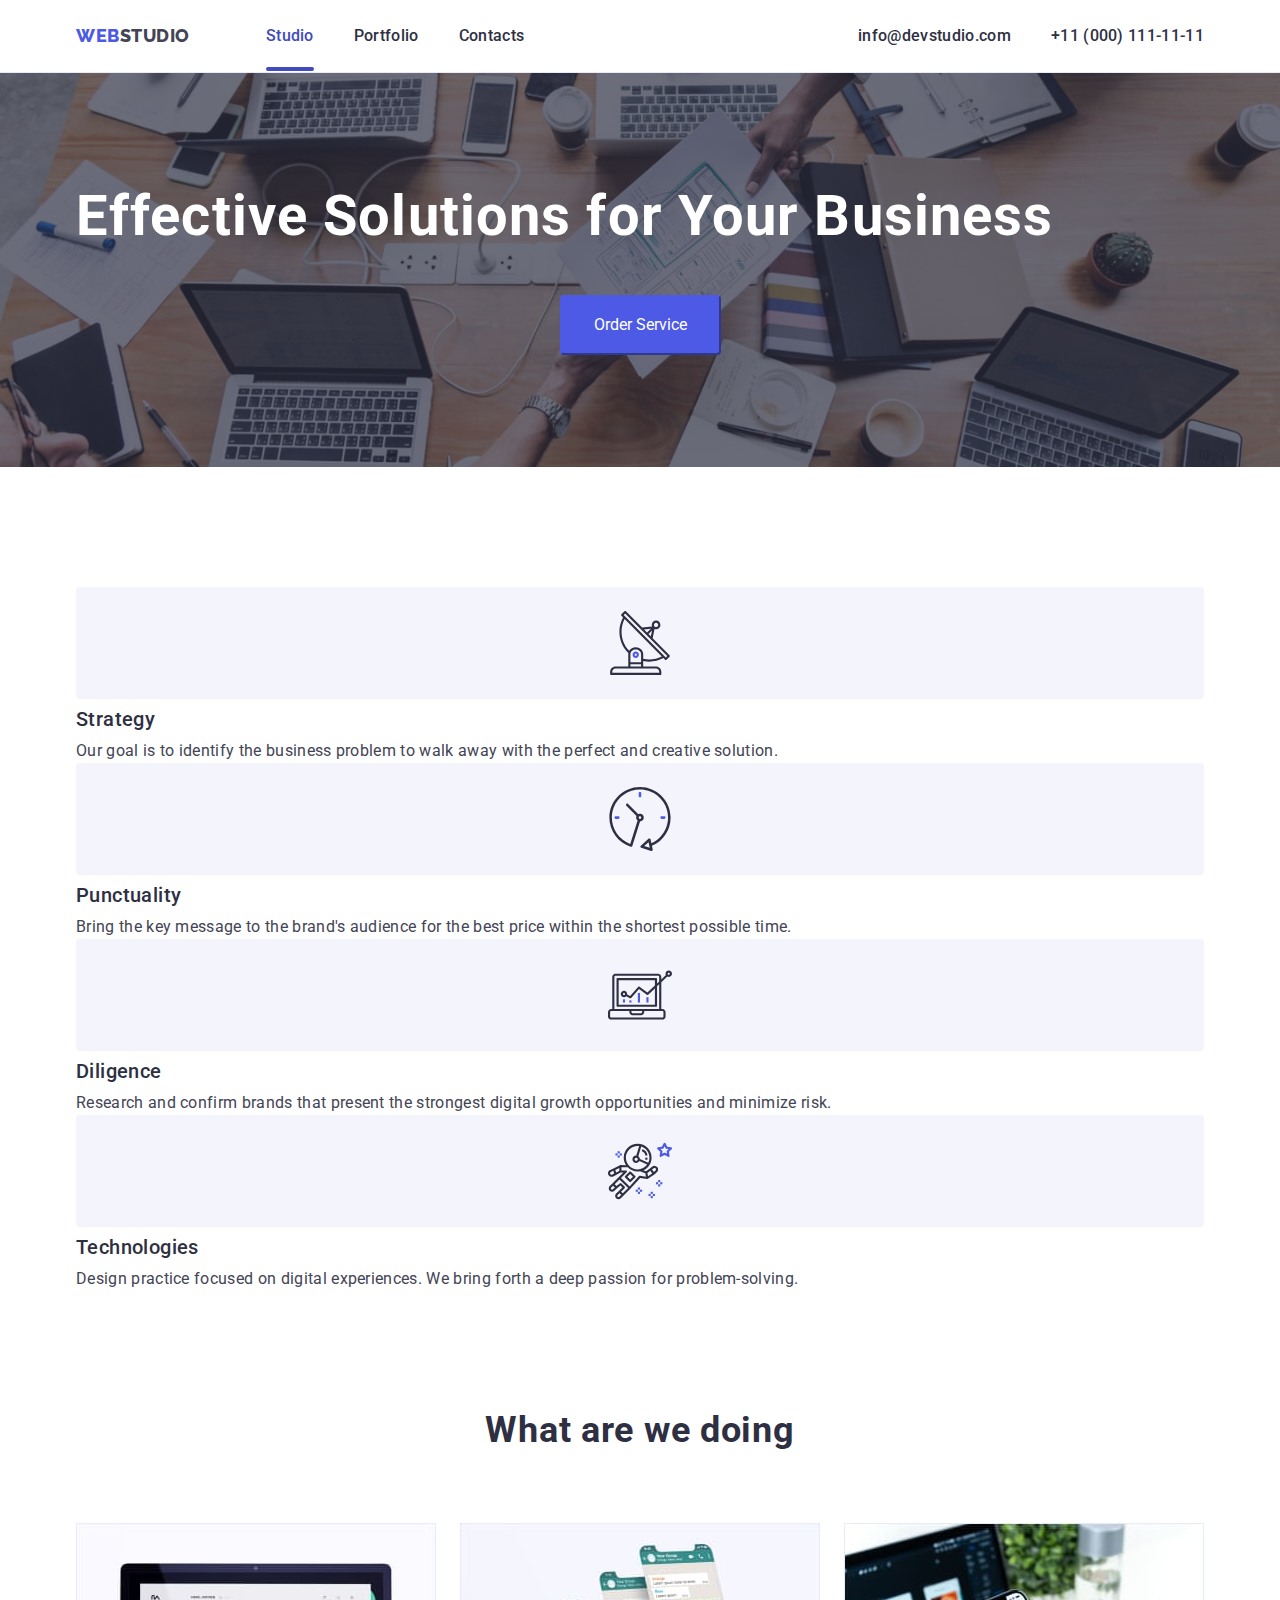
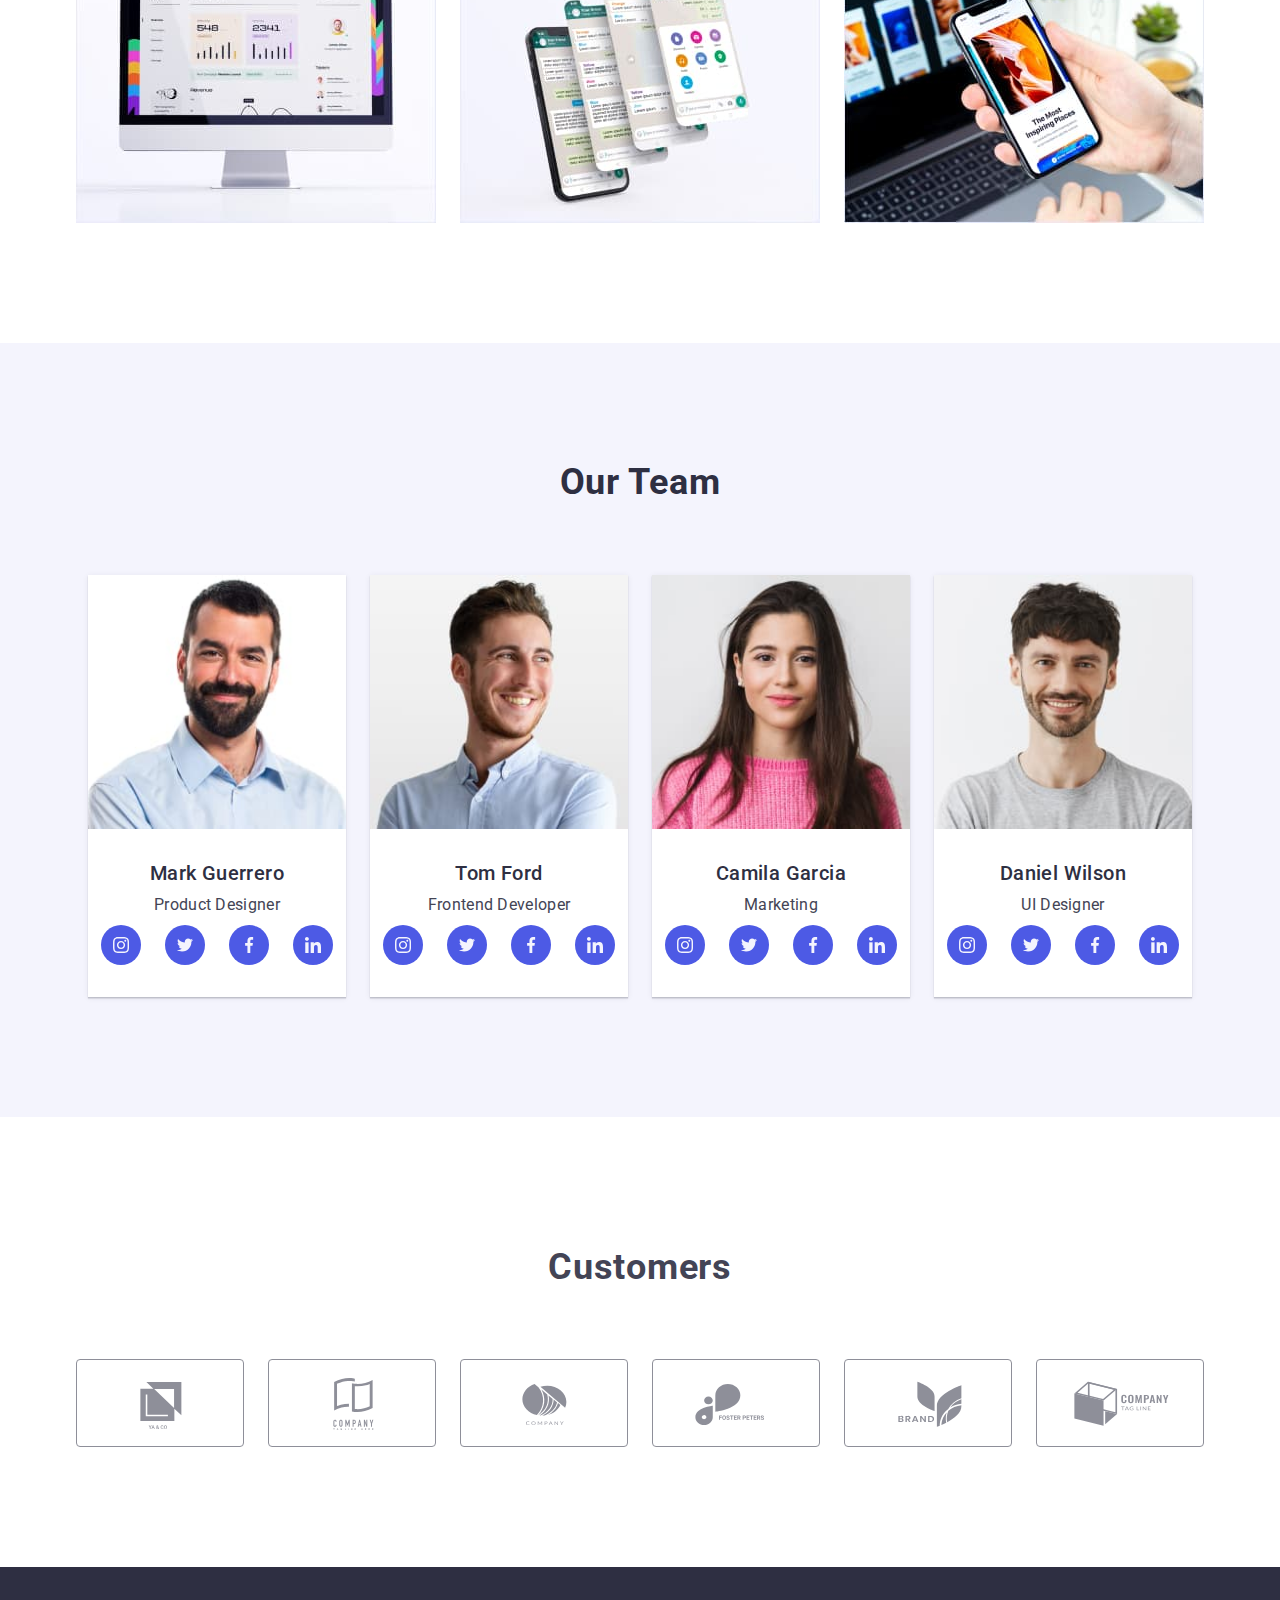
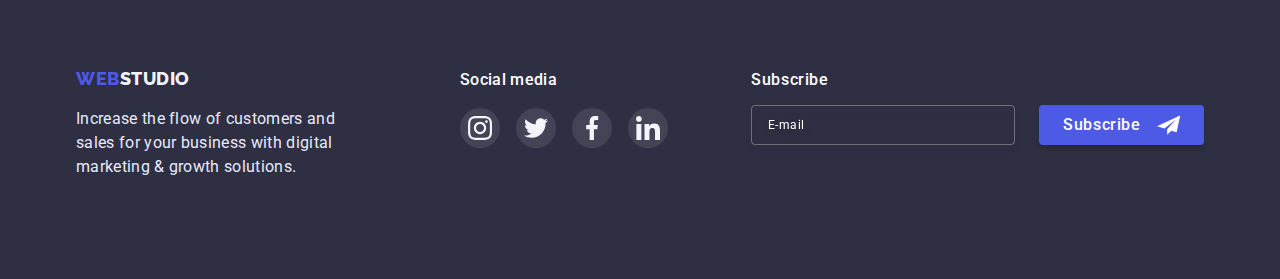
<file: index.html>
<!DOCTYPE html>
<html lang="en">
  <head>
    <meta charset="UTF-8" />
    <meta http-equiv="X-UA-Compatible" content="IE=edge" />
    <meta name="viewport" content="width=device-width, initial-scale=1.0" />
    <link rel="preconnect" href="https://fonts.googleapis.com" />
    <link rel="preconnect" href="https://fonts.gstatic.com" crossorigin />
    <link
      href="https://fonts.googleapis.com/css2?family=Montserrat:wght@400;500;600;700&family=Raleway:wght@800&family=Roboto:wght@400;500;700&display=swap"
      rel="stylesheet"
    />

    <link
      rel="stylesheet"
      href="https://cdnjs.cloudflare.com/ajax/libs/modern-normalize/1.0.0/modern-normalize.min.css"
    />
    <link rel="stylesheet" href="./styles/styles.css" />
    <link rel="stylesheet" href="./styles/mobile.css" />
    <link rel="stylesheet" href="./styles/tablet.css" />
    <link rel="stylesheet" href="./styles/desktop.css" />
    <title>WebStudio</title>
  </head>
  <body>
    <header class="header">
      <div class="container header-container">
        <nav class="header-navigation">
          <a href="./index.html" class="logo link"
            >Web<span class="logo-S">Studio</span></a
          >
          <ul class="site-nav">
            <li class="site-nav-item">
              <a href="./index.html" class="site-nav-list link active"
                >Studio</a
              >
            </li>
            <li class="site-nav-item">
              <a href="./portfolio.html" class="site-nav-list link"
                >Portfolio</a
              >
            </li>
            <li class="site-nav-item">
              <a href="" class="site-nav-list link">Contacts</a>
            </li>
          </ul>
        </nav>
        <address class="auth-nav">
          <ul class="auth-nav list">
            <li class="auth-nav-item">
              <a href="" class="auth-nav-link link">info@devstudio.com</a>
            </li>
            <li class="auth-nav-item">
              <a href="" class="auth-nav-link link">+11 (000) 111-11-11</a>
            </li>
          </ul>
        </address>
      </div>
    </header>
    <main>
      <section class="hero hero-section">
        <div class="container">
          <h1 class="hero-title">Effective Solutions for Your Business</h1>

          <button type="button" data-modal-open class="hero-button">
            Order Service
          </button>
        </div>
      </section>
      <section class="directions">
        <div class="container">
          <h2 class="visually-hidden">directions</h2>
          <ul class="directions-list-list">
            <li class="directions-item">
              <div class="directions-link link">
                <svg class="directions-icon" width="64" height="64">
                  <use href="./images/sprite.svg#icon-antenna"></use>
                </svg>
              </div>
              <h3 class="directions-subtitle section-subtitle">Strategy</h3>
              <p class="directions-item-text section-text">
                Our goal is to identify the business problem to walk away with
                the perfect and creative solution.
              </p>
            </li>
            <li class="directions-item">
              <div class="directions-link link">
                <svg class="directions-icon" width="64" height="64">
                  <use href="./images/sprite.svg#icon-clock"></use>
                </svg>
              </div>
              <h3 class="directions-subtitle section-subtitle">Punctuality</h3>
              <p class="directions-item-text section-text">
                Bring the key message to the brand's audience for the best price
                within the shortest possible time.
              </p>
            </li>
            <li class="directions-item">
              <div class="directions-link link">
                <svg class="directions-icon" width="64" height="64">
                  <use href="./images/sprite.svg#icon-diagram"></use>
                </svg>
              </div>
              <h3 class="directions-subtitle section-subtitle">Diligence</h3>
              <p class="directions-item-text section-text">
                Research and confirm brands that present the strongest digital
                growth opportunities and minimize risk.
              </p>
            </li>
            <li class="directions-item">
              <div class="directions-link link">
                <svg class="directions-icon" width="64" height="64">
                  <use href="./images/sprite.svg#icon-astronaut"></use>
                </svg>
              </div>
              <h3 class="directions-subtitle section-subtitle">Technologies</h3>
              <p class="directions-item-text section-text">
                Design practice focused on digital experiences. We bring forth a
                deep passion for problem-solving.
              </p>
            </li>
          </ul>
        </div>
      </section>
      <section class="doing">
        <div class="container container-mini container-desktop-mini">
          <h2 class="doing-title section-title">What are we doing</h2>
          <ul class="doing-list-list">
            <li class="doing-item">
              <img
                src="./images/monitor.jpg"
                alt="monitor"
                width="360"
                height="300"
              />
            </li>
            <li class="doing-item">
              <img
                src="./images/smartphone.jpg"
                alt="smartphone"
                width="360"
                height="300"
              />
            </li>
            <li class="doing-item">
              <img
                src="./images/laptop.jpg"
                alt="laptop"
                width="360"
                height="300"
              />
            </li>
          </ul>
        </div>
      </section>
      <section class="team">
        <div class="container">
          <h2 class="team-title section-title">Our Team</h2>
          <ul class="team-list list">
            <li class="main-team-item">
              <img
                src="./images/Guerrero.jpg"
                alt="Guerrero"
                width="264"
                height="260"
              />

              <div class="card-content">
                <h3 class="team-subtitle section-subtitle">Mark Guerrero</h3>
                <p class="team-text section-text">Product Designer</p>
                <ul class="team-soc-list list;">
                  <li class="team-soc-item">
                    <a href="" class="team-soc-link">
                      <svg class="team-soc-icon" width="16" height="16">
                        <use href="./images/sprite.svg#icon-instagram"></use>
                      </svg>
                    </a>
                  </li>
                  <li class="team-soc-item">
                    <a href="" class="team-soc-link">
                      <svg class="team-soc-icon" width="16" height="16">
                        <use href="./images/sprite.svg#icon-twitter"></use>
                      </svg>
                    </a>
                  </li>
                  <li class="team-soc-item">
                    <a href="" class="team-soc-link">
                      <svg class="team-soc-icon" width="16" height="16">
                        <use href="./images/sprite.svg#icon-facebook"></use>
                      </svg>
                    </a>
                  </li>
                  <li class="team-soc-item">
                    <a href="" class="team-soc-link">
                      <svg class="team-soc-icon" width="16" height="16">
                        <use href="./images/sprite.svg#icon-linkedin"></use>
                      </svg>
                    </a>
                  </li>
                </ul>
              </div>
            </li>
            <li class="main-team-item">
              <img
                src="./images/Ford.jpg"
                alt="Ford"
                width="264"
                height="260"
              />
              <div class="card-content">
                <h3 class="team-subtitle section-subtitle">Tom Ford</h3>
                <p class="team-text section-text">Frontend Developer</p>
                <ul class="team-soc-list list;">
                  <li class="team-soc-item">
                    <a href="" class="team-soc-link">
                      <svg class="team-soc-icon" width="16" height="16">
                        <use href="./images/sprite.svg#icon-instagram"></use>
                      </svg>
                    </a>
                  </li>
                  <li class="team-soc-item">
                    <a href="" class="team-soc-link">
                      <svg class="team-soc-icon" width="16" height="16">
                        <use href="./images/sprite.svg#icon-twitter"></use>
                      </svg>
                    </a>
                  </li>
                  <li class="team-soc-item">
                    <a href="" class="team-soc-link">
                      <svg class="team-soc-icon" width="16" height="16">
                        <use href="./images/sprite.svg#icon-facebook"></use>
                      </svg>
                    </a>
                  </li>
                  <li class="team-soc-item">
                    <a href="" class="team-soc-link">
                      <svg class="team-soc-icon" width="16" height="16">
                        <use href="./images/sprite.svg#icon-linkedin"></use>
                      </svg>
                    </a>
                  </li>
                </ul>
              </div>
            </li>

            <li class="main-team-item">
              <img
                src="./images/Garcia.jpg"
                alt="Garcia"
                width="264"
                height="260"
              />
              <div class="card-content">
                <h3 class="team-subtitle section-subtitle">Camila Garcia</h3>
                <p class="team-text section-text">Marketing</p>
                <ul class="team-soc-list list;">
                  <li class="team-soc-item">
                    <a href="" class="team-soc-link">
                      <svg class="team-soc-icon" width="16" height="16">
                        <use href="./images/sprite.svg#icon-instagram"></use>
                      </svg>
                    </a>
                  </li>
                  <li class="team-soc-item">
                    <a href="" class="team-soc-link">
                      <svg class="team-soc-icon" width="16" height="16">
                        <use href="./images/sprite.svg#icon-twitter"></use>
                      </svg>
                    </a>
                  </li>
                  <li class="team-soc-item">
                    <a href="" class="team-soc-link">
                      <svg class="team-soc-icon" width="16" height="16">
                        <use href="./images/sprite.svg#icon-facebook"></use>
                      </svg>
                    </a>
                  </li>
                  <li class="team-soc-item">
                    <a href="" class="team-soc-link">
                      <svg class="team-soc-icon" width="16" height="16">
                        <use href="./images/sprite.svg#icon-linkedin"></use>
                      </svg>
                    </a>
                  </li>
                </ul>
              </div>
            </li>
            <li class="main-team-item">
              <img
                src="./images/Wilson.jpg"
                alt="Wilson"
                width="264"
                height="260"
              />
              <div class="card-content">
                <h3 class="team-subtitle section-subtitle">Daniel Wilson</h3>
                <p class="team-text section-text">UI Designer</p>
                <ul class="team-soc-list list;">
                  <li class="team-soc-item">
                    <a href="" class="team-soc-link">
                      <svg class="team-soc-icon" width="16" height="16">
                        <use href="./images/sprite.svg#icon-instagram"></use>
                      </svg>
                    </a>
                  </li>
                  <li class="team-soc-item">
                    <a href="" class="team-soc-link">
                      <svg class="team-soc-icon" width="16" height="16">
                        <use href="./images/sprite.svg#icon-twitter"></use>
                      </svg>
                    </a>
                  </li>
                  <li class="team-soc-item">
                    <a href="" class="team-soc-link">
                      <svg class="team-soc-icon" width="16" height="16">
                        <use href="./images/sprite.svg#icon-facebook"></use>
                      </svg>
                    </a>
                  </li>
                  <li class="team-soc-item">
                    <a href="" class="team-soc-link">
                      <svg class="team-soc-icon" width="16" height="16">
                        <use href="./images/sprite.svg#icon-linkedin"></use>
                      </svg>
                    </a>
                  </li>
                </ul>
              </div>
            </li>
          </ul>
        </div>
      </section>
      <section class="customers">
        <div class="container">
          <h2 class="customers-title">Customers</h2>
          <ul class="customers-list list">
            <li class="customers-item">
              <a href="" class="customers-link link"
                ><svg class="customers-icon" width="104" height="56">
                  <use href="./images/sprite.svg#icon-Logo1"></use>
                </svg>
              </a>
            </li>
            <li class="customers-item">
              <a href="" class="customers-link link"
                ><svg class="customers-icon" width="104" height="56">
                  <use href="./images/sprite.svg#icon-Logo2"></use>
                </svg>
              </a>
            </li>
            <li class="customers-item">
              <a href="" class="customers-link link"
                ><svg class="customers-icon" width="104" height="56">
                  <use href="./images/sprite.svg#icon-Logo3"></use>
                </svg>
              </a>
            </li>
            <li class="customers-item">
              <a href="" class="customers-link link"
                ><svg class="customers-icon" width="104" height="56">
                  <use href="./images/sprite.svg#icon-Logo4"></use>
                </svg>
              </a>
            </li>
            <li class="customers-item">
              <a href="" class="customers-link link"
                ><svg class="customers-icon" width="104" height="56">
                  <use href="./images/sprite.svg#icon-Logo5"></use>
                </svg>
              </a>
            </li>
            <li class="customers-item">
              <a href="" class="customers-link link"
                ><svg class="customers-icon" width="104" height="56">
                  <use href="./images/sprite.svg#icon-Logo6"></use>
                </svg>
              </a>
            </li>
          </ul>
        </div>
      </section>
    </main>
    <footer class="footer">
      <div class="container footer-column">
        <div class="footer-container1">
          <a href="./index.html" class="logo link"
            >Web<span class="logo-SL">Studio</span></a
          >
          <p class="footer-text">
            Increase the flow of customers and sales for your business with
            digital marketing & growth solutions.
          </p>
        </div>

        <div class="footer-social">
          <p class="footer-social-media">Social media</p>
          <ul class="footer-team-soc-list list">
            <li class="footer-team-soc-item">
              <a href="" class="footer-team-soc-link link">
                <svg class="footer-team-soc-icon" width="24" height="24">
                  <use href="./images/sprite.svg#icon-instagram"></use>
                </svg>
              </a>
            </li>

            <li class="footer-team-soc-item">
              <a href="" class="footer-team-soc-link link">
                <svg class="footer-team-soc-icon" width="24" height="24">
                  <use href="./images/sprite.svg#icon-twitter"></use>
                </svg>
              </a>
            </li>
            <li class="footer-team-soc-item">
              <a href="" class="footer-team-soc-link link">
                <svg class="footer-team-soc-icon" width="24" height="24">
                  <use href="./images/sprite.svg#icon-facebook"></use>
                </svg>
              </a>
            </li>
            <li class="footer-team-soc-item">
              <a href="" class="footer-team-soc-link link">
                <svg class="footer-team-soc-icon" width="24" height="24">
                  <use href="./images/sprite.svg#icon-linkedin"></use>
                </svg>
              </a>
            </li>
          </ul>
        </div>
        <div class="footer-subscription-field">
          <p class="footer-subscription-title">Subscribe</p>
          <form class="footer-subscription-form">
            <input
              class="signup-input"
              type="email"
              name="subscriber-email"
              id="subscriber-email"
              placeholder="E-mail"
              required
            />
            <button class="signup-button" type="submit">
              Subscribe
              <svg class="signup-icon" width="24" height="24">
                <use href="./images/sprite.svg#sign-up-icon"></use>
              </svg>
            </button>
          </form>
        </div>
      </div>
    </footer>
    <div class="backdrop is-hidden" data-modal>
      <div class="modal">
        <button type="button" class="close-modal-btn" data-modal-close>
          <svg class="close-modal-icon" width="8" height="8">
            <use href="./images/sprite.svg#icon-icon-close"></use>
          </svg>
        </button>

        <p class="modal-title">Leave your contacts and we will call you back</p>
        <form class="modal-form">
          <label class="modal-form-field">
            <span class="modal-form-input-desc">Name</span>
            <span class="modal-form-input-wraper">
              <input
                type="text"
                name="user-name"
                class="modal-form-input"
                required
                maxlength="20"
              />
              <svg class="modal-form-input-icon" width="18" height="18">
                <use href="./images/sprite.svg#user-icon"></use>
              </svg>
            </span>
          </label>
          <label class="modal-form-field">
            <span class="modal-form-input-desc">Phone</span>
            <span class="modal-form-input-wraper">
              <input
                type="tel"
                name="user-phone"
                class="modal-form-input"
                required
                title="xxx-xxx-xx-xx"
                maxlength="13"
              />
              <svg class="modal-form-input-icon" width="18" height="24">
                <use href="./images/sprite.svg#tel-icon"></use>
              </svg>
            </span>
          </label>
          <label class="modal-form-field">
            <span class="modal-form-input-desc">Email</span>
            <span class="modal-form-input-wraper">
              <input type="email" name="user-email" class="modal-form-input" />
              <svg class="modal-form-input-icon" width="18" height="24">
                <use href="./images/sprite.svg#email-icon"></use>
              </svg>
            </span>
          </label>
          <label class="modal-form-field-coment">
            <span class="modal-form-input-desc">Comment</span>
            <textarea
              name="user-message"
              class="modal-form-message"
              placeholder="Text input"
            ></textarea>
          </label>
          <div class="modal-checkbox-field">
            <input
              class="checkbox-input visually-hidden"
              type="checkbox"
              name="privacy-policy-agreement"
              id="privacy-policy-agreement"
              value="true"
              required
            />
            <label for="privacy-policy-agreement" class="checkbox-area">
              <span class="custom-checkbox">
                <svg class="checkmark-icon" width="10" height="8">
                  <use href="./images/sprite.svg#icon-check"></use>
                </svg>
              </span>
              I accept the terms and conditions of the&nbsp;<a
                href="#"
                target="_blank"
                class="privacy-policy-link"
                >Privacy Policy</a
              >
            </label>
          </div>
          <button class="basic-button" type="submit">Send</button>
        </form>
      </div>
    </div>
    <script src="./js/modal.js"></script>
  </body>
</html>
</file>
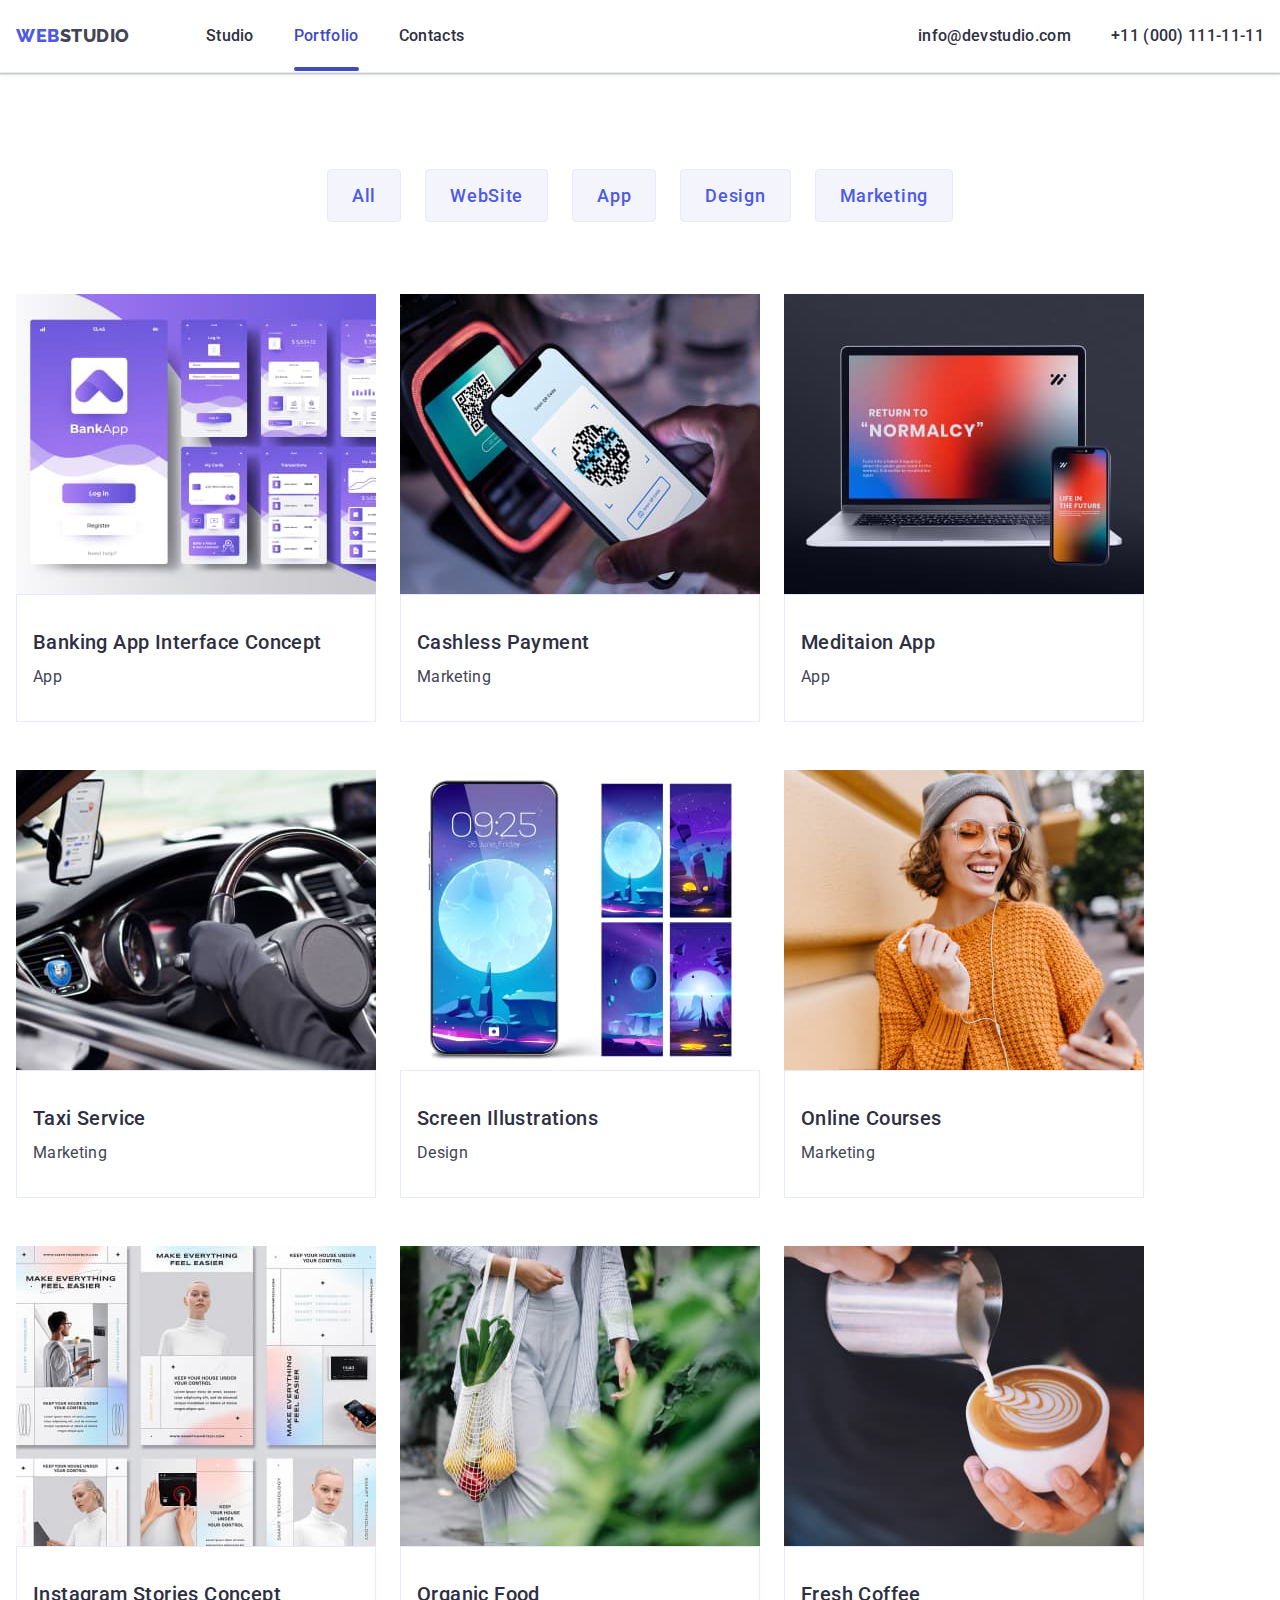
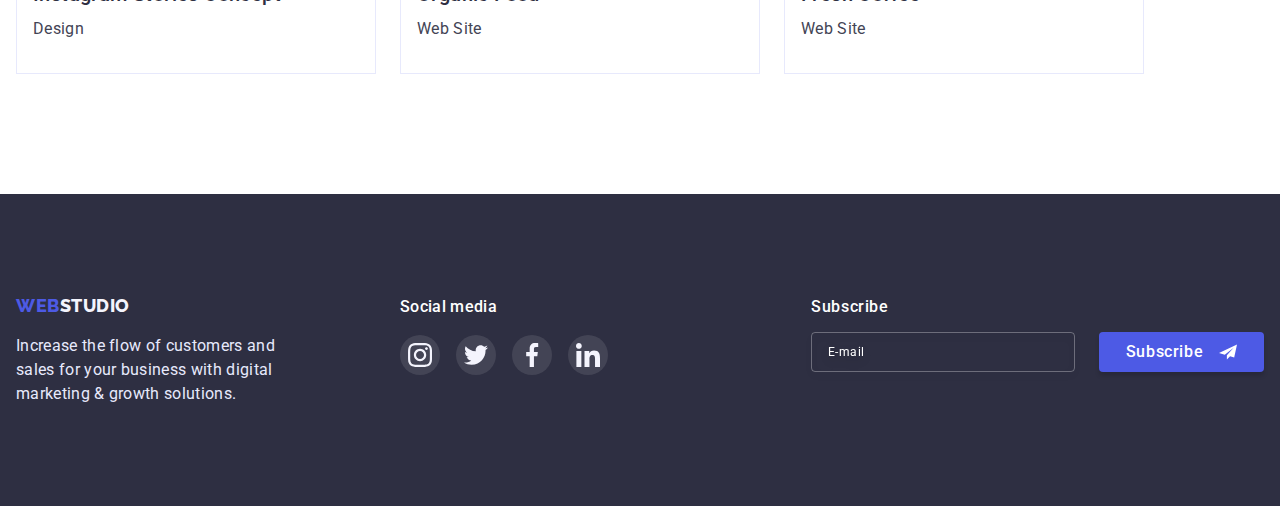
<file: portfolio.html>
<!DOCTYPE html>
<html lang="en">
  <head>
    <meta charset="UTF-8" />
    <meta http-equiv="X-UA-Compatible" content="IE=edge" />
    <meta name="viewport" content="width=device-width, initial-scale=1.0" />
    <link rel="preconnect" href="https://fonts.googleapis.com" />
    <link rel="preconnect" href="https://fonts.gstatic.com" crossorigin />
    <link
      href="https://fonts.googleapis.com/css2?family=Montserrat:wght@400;500;600;700&family=Raleway:wght@800&family=Roboto:wght@400;500;700&display=swap"
      rel="stylesheet"
    />
    <title>Portfolio</title>
    <link
      rel="stylesheet"
      href="https://cdnjs.cloudflare.com/ajax/libs/modern-normalize/1.0.0/modern-normalize.min.css"
    />
    <link rel="stylesheet" href="./styles/styles.css" />
  </head>
  <body>
    <header class="header">
      <div class="container header-container">
        <nav class="header-navigation">
          <a href="./index.html" class="logo link"
            >Web<span class="logo-S">Studio</span></a
          >
          <ul class="site-nav">
            <li class="site-nav-item">
              <a href="./index.html" class="site-nav-list link">Studio</a>
            </li>
            <li class="site-nav-item">
              <a href="./portfolio.html" class="site-nav-list link active"
                >Portfolio</a
              >
            </li>
            <li class="site-nav-item">
              <a href="" class="site-nav-list link">Contacts</a>
            </li>
          </ul>
        </nav>
        <address class="auth-nav">
          <ul class="auth-nav list">
            <li class="auth-nav-item">
              <a href="" class="auth-nav-link link">info@devstudio.com</a>
            </li>
            <li class="auth-nav-item">
              <a href="" class="auth-nav-link link">+11 (000) 111-11-11</a>
            </li>
          </ul>
        </address>
      </div>
    </header>
    <main>
      <section class="portfolio">
        <div class="container">
          <h2 class="visually-hidden">Portfolio</h2>
          <ul class="portfolio-button-list list">
            <li class="portfolio-button-item">
              <button type="button" class="portfolio-button">All</button>
            </li>
            <li class="portfolio-button-item">
              <button type="button" class="portfolio-button">WebSite</button>
            </li>
            <li class="portfolio-button-item">
              <button type="button" class="portfolio-button">App</button>
            </li>
            <li class="portfolio-button-item">
              <button type="button" class="portfolio-button">Design</button>
            </li>
            <li class="portfolio-button-item">
              <button type="button" class="portfolio-button">Marketing</button>
            </li>
          </ul>

          <ul class="portfolio-card-list list">
            <li class="portfolio-card-item">
              <a href="" class="portfolio-card-link link">
                <div class="portfolio-top-wrapp">
                  <img src="./images/banking.jpg" alt="banking" />
                  <p class="portfolio-item-text-overlay">
                    Increase the flow of customers and sales for your business
                    with digital marketing a growth solutions.
                  </p>
                </div>
                <div class="portfolio-card-content">
                  <h3 class="portfolio-card-subtitle section-subtitle">
                    Banking App Interface Concept
                  </h3>
                  <p class="portfolio-card-text section-text">App</p>
                </div>
              </a>
            </li>

            <li class="portfolio-card-item">
              <a href="" class="portfolio-card-link link">
                <div class="portfolio-top-wrapp">
                  <img src="./images/cashless.jpg" alt="cashless" />
                  <p class="portfolio-item-text-overlay">
                    Increase the flow of customers and sales for your business
                    with digital marketing a growth solutions.
                  </p>
                </div>
                <div class="portfolio-card-content">
                  <h3 class="portfolio-card-subtitle section-subtitle">
                    Cashless Payment
                  </h3>
                  <p class="portfolio-card-text section-text">Marketing</p>
                </div>
              </a>
            </li>

            <li class="portfolio-card-item">
              <a href="" class="portfolio-card-link link">
                <div class="portfolio-top-wrapp">
                  <img src="./images/meditaion.jpg" alt="meditaion" />
                  <p class="portfolio-item-text-overlay">
                    Increase the flow of customers and sales for your business
                    with digital marketing a growth solutions.
                  </p>
                </div>
                <div class="portfolio-card-content">
                  <h3 class="portfolio-card-subtitle section-subtitle">
                    Meditaion App
                  </h3>
                  <p class="portfolio-card-text section-text">App</p>
                </div>
              </a>
            </li>

            <li class="portfolio-card-item">
              <a href="" class="portfolio-card-link link"
                ><div class="portfolio-top-wrapp">
                  <img src="./images/taxi.jpg" alt="taxi" />
                  <p class="portfolio-item-text-overlay">
                    Increase the flow of customers and sales for your business
                    with digital marketing a growth solutions.
                  </p>
                </div>
                <div class="portfolio-card-content">
                  <h3 class="portfolio-card-subtitle section-subtitle">
                    Taxi Service
                  </h3>
                  <p class="portfolio-card-text section-text">Marketing</p>
                </div>
              </a>
            </li>

            <li class="portfolio-card-item">
              <a href="" class="portfolio-card-link link">
                <div class="portfolio-top-wrapp">
                  <img src="./images/screen.jpg" alt="screen" />
                  <p class="portfolio-item-text-overlay">
                    Increase the flow of customers and sales for your business
                    with digital marketing a growth solutions.
                  </p>
                </div>
                <div class="portfolio-card-content">
                  <h3 class="portfolio-card-subtitle section-subtitle">
                    Screen Illustrations
                  </h3>
                  <p class="portfolio-card-text section-text">Design</p>
                </div>
              </a>
            </li>

            <li class="portfolio-card-item">
              <a href="" class="portfolio-card-link link">
                <div class="portfolio-top-wrapp">
                  <img src="./images/online.jpg" alt="online" />
                  <p class="portfolio-item-text-overlay">
                    Increase the flow of customers and sales for your business
                    with digital marketing a growth solutions.
                  </p>
                </div>
                <div class="portfolio-card-content">
                  <h3 class="portfolio-card-subtitle section-subtitle">
                    Online Courses
                  </h3>
                  <p class="portfolio-card-text section-text">Marketing</p>
                </div>
              </a>
            </li>

            <li class="portfolio-card-item">
              <a href="" class="portfolio-card-link link">
                <div class="portfolio-top-wrapp">
                  <img src="./images/instagram.jpg" alt="instagram" />
                  <p class="portfolio-item-text-overlay">
                    Increase the flow of customers and sales for your business
                    with digital marketing a growth solutions.
                  </p>
                </div>
                <div class="portfolio-card-content">
                  <h3 class="portfolio-card-subtitle section-subtitle">
                    Instagram Stories Concept
                  </h3>
                  <p class="portfolio-card-text section-text">Design</p>
                </div>
              </a>
            </li>

            <li class="portfolio-card-item">
              <a href="" class="portfolio-card-link link">
                <div class="portfolio-top-wrapp">
                  <img src="./images/organic.jpg" alt="organic" />
                  <p class="portfolio-item-text-overlay">
                    Increase the flow of customers and sales for your business
                    with digital marketing a growth solutions.
                  </p>
                </div>
                <div class="portfolio-card-content">
                  <h3 class="portfolio-card-subtitle section-subtitle">
                    Organic Food
                  </h3>
                  <p class="portfolio-card-text section-text">Web Site</p>
                </div>
              </a>
            </li>

            <li class="portfolio-card-item">
              <a href="" class="portfolio-card-link link">
                <div class="portfolio-top-wrapp">
                  <img src="./images/fresch.jpg" alt="fresch" />
                  <p class="portfolio-item-text-overlay">
                    Increase the flow of customers and sales for your business
                    with digital marketing a growth solutions.
                  </p>
                </div>
                <div class="portfolio-card-content">
                  <h3 class="portfolio-card-subtitle section-subtitle">
                    Fresh Coffee
                  </h3>
                  <p class="portfolio-card-text section-text">Web Site</p>
                </div>
              </a>
            </li>
          </ul>
        </div>
      </section>
    </main>

    <footer class="footer">
      <div class="container footer-column">
        <div class="footer-container1">
          <a href="./index.html" class="logo link"
            >Web<span class="logo-SL">Studio</span></a
          >
          <p class="footer-text">
            Increase the flow of customers and sales for your business with
            digital marketing & growth solutions.
          </p>
        </div>

        <div class="footer-social">
          <p class="footer-social-media">Social media</p>
          <ul class="footer-team-soc-list list">
            <li class="footer-team-soc-item">
              <a href="" class="footer-team-soc-link link">
                <svg class="footer-team-soc-icon" width="24" height="24">
                  <use href="./images/sprite.svg#icon-instagram"></use>
                </svg>
              </a>
            </li>

            <li class="footer-team-soc-item">
              <a href="" class="footer-team-soc-link link">
                <svg class="footer-team-soc-icon" width="24" height="24">
                  <use href="./images/sprite.svg#icon-twitter"></use>
                </svg>
              </a>
            </li>
            <li class="footer-team-soc-item">
              <a href="" class="footer-team-soc-link link">
                <svg class="footer-team-soc-icon" width="24" height="24">
                  <use href="./images/sprite.svg#icon-facebook"></use>
                </svg>
              </a>
            </li>
            <li class="footer-team-soc-item">
              <a href="" class="footer-team-soc-link link">
                <svg class="footer-team-soc-icon" width="24" height="24">
                  <use href="./images/sprite.svg#icon-linkedin"></use>
                </svg>
              </a>
            </li>
          </ul>
        </div>
        <div class="footer-subscription-field">
          <p class="footer-subscription-title">Subscribe</p>
          <form class="footer-subscription-form">
            <input
              class="signup-input"
              type="email"
              name="subscriber-email"
              id="subscriber-email"
              placeholder="E-mail"
              required
            />
            <button class="signup-button" type="submit">
              <p class="signup-button-title">Subscribe</p>
              <svg class="signup-icon" width="18" height="18">
                <use href="./images/sprite.svg#sign-up-icon"></use>
              </svg>
            </button>
          </form>
        </div>
      </div>
    </footer>
  </body>
</html>
</file>
<file: styles/styles.css>
:root {
  --primary-text-color: #434455;
  --title-text-color: #2e2f42;
  --accent-color: #4d5ae5;
  --subtitle-text-color: #2e2f42;
  --primary-white-color: #ffffff;
  --background-button: #f4f4fd;
  --modal-bg-color: #fcfcfc;
  --backdrop-color: rgba(46, 47, 66, 0.4);
  --rgba: linear-gradient(rgba(46, 47, 66, 0.7), rgba(46, 47, 66, 0.7));
  --cubic: cubic-bezier(0.4, 0, 0.2, 1);
  --hover-effect: 250ms cubic-bezier(0.4, 0, 0.2, 1);
  --hover-button-color: #404bbf;
  --basic-input-font-size: 12px;
  --checkbox-border-color: #2e2f42;
  --checkbox-name-color: #757575;
}
p,
h1,
h2,
h3,
h4 {
  margin-top: 0;
  margin-bottom: 0;
}
p.footer-social-media {
  font-weight: 500;
  font-size: 16px;
  line-height: 24px;
  letter-spacing: 0.02em;
  color: var(--primary-white-color);
}
a {
  text-decoration: none;
}
ul {
  list-style: none;
  margin-top: 0;
  margin-bottom: 0;
  padding-left: 0;
}
img {
  display: block;
  max-width: 100%;
  height: auto;
}
button {
  cursor: pointer;
}
.container {
  /* --max-width: 1158px;--- */
  width: 100%;
  padding-left: 16px;
  padding-right: 16px;
  margin-left: auto;
  margin-right: auto;
}
body {
  font-family: "Roboto", sans-serif;
  color: #434455;
  background-color: #ffffff;
}
.subtitle {
  font-weight: 500;
  font-size: 20px;
  line-height: 1.2;
  margin-bottom: 8px;
  color: #2e2f42;
}

.list {
  list-style: none;
}

.link {
  text-decoration: none;
}

.visually-hidden {
  position: absolute;
  width: 1px;
  height: 1px;
  margin: -1px;
  border: 0;
  padding: 0;
  white-space: nowrap;
  clip-path: inset(100%);
  clip: rect(0 0 0 0);
  overflow: hidden;
}

.section-subtitle {
  font-weight: 500;
  font-size: 20px;
  line-height: 1.5em;
  letter-spacing: 0.02em;
  color: var(--subtitle-text-color);
  margin-bottom: 8px;
}

.section-text {
  font-size: 16px;
  line-height: 1.5em;
  letter-spacing: 0.02em;
}

.section-title {
  font-size: 36px;
  line-height: 1.1em;
  letter-spacing: 0.02em;
  text-align: center;
  margin-bottom: 72px;
  flex-wrap: wrap;
  align-content: stretch;
  flex-direction: row;
  color: var(--title-text-color);
}

/*------Header-------*/
.header {
  border-bottom: 1px solid #e7e9fc;
  box-shadow: 0px 2px 1px rgba(46, 47, 66, 0.08),
    0px 1px 1px rgba(46, 47, 66, 0.16), 0px 1px 6px rgba(46, 47, 66, 0.08);
}
.header-container {
  padding-top: 24px;
  padding-bottom: 24px;
}

.header-container,
.header-navigation,
.site-nav,
.auth-nav {
  display: flex;
}
.header-navigation {
  margin-right: auto;
}
.site-nav {
  gap: 40px;
}
.auth-nav {
  gap: 40px;
}

.logo {
  font-family: "Raleway", sans-serif;
  font-weight: 800;
  font-size: 18px;
  line-height: 1.33em;
  letter-spacing: 0.03em;
  text-transform: uppercase;
  color: var(--accent-color);
  margin-right: 76px;
}
.logo-S {
  color: var(--primary-text-color);
}
.logo-SL {
  color: #f4f4fd;
}

.site-nav-list {
  font-weight: 500;
  font-size: 16px;
  line-height: 1.5;
  letter-spacing: 0.02em;
  color: #2e2f42;
  position: relative;
  transition: color 250ms cubic-bezier(0.4, 0, 0.2, 1);
}

.site-nav-list:hover,
.site-nav-list:focus {
  color: #404bbf;
}
.site-nav-list.active {
  color: #404bbf;
}
.site-nav-list.active:after {
  color: #404bbf;
}
.site-nav-list.active:after {
  content: "";
  width: 100%;
  height: 4px;
  background-color: #404bbf;
  position: absolute;
  bottom: -26px;
  left: 0;
  border-radius: 2px;
}

.auth-nav-link {
  font-weight: 500;
  font-size: 16px;
  line-height: 1.5em;
  letter-spacing: 0.02em;
  color: #2e2f42;
  font-style: normal;
  transition: color 250ms var(--cubic), background-color 250ms var(--cubic);
}
.auth-nav-link:hover,
.auth-nav-link:focus {
  color: #4d5ae5;
}

/*--------Hero,Section -------*/
.hero {
  background: #2e2f42;
  background-image: var(--gradient), url(./images/hero-bg-mob.jpg);
  width: 100%;
  background-position: 50% 50%;
  background-size: cover;
  background-repeat: no-repeat;
  padding-top: 112px;
  padding-bottom: 112px;
  margin: 0 auto;
}
/*--.hero {
  max-width: 1440px;
  margin: 0 auto;
  background-image: var(--rgba), url(../images/people-office.jpg);
  background-color: #2e2f42;
  background-position: center;
  background-repeat: no-repeat;
  background-size: cover;

.hero-section {
  padding-top: 188px;
  padding-bottom: 188px;
  text-align: center;}--*/

@media (min-device-pixel-ratio: 2),
  (min-resolution: 192dpi),
  (min-resolution: 2dppx) {
  .hero {
    background-image: var(--rgba), url(../images/people-office-2x.jpg);
  }
}

.hero-title {
  margin: 0 auto;
  margin-bottom: 48px;
  font-size: 56px;
  line-height: 1.11em;
  letter-spacing: 0.02em;
  color: #ffffff;
}

.hero-button {
  font-family: "Roboto", sans-serif;
  line-height: 1.5;
  font-size: 16px;
  padding: 16px 32px;
  background: var(--accent-color);
  color: var(--primary-white-color);
  margin-top: 48px;
  margin-left: auto;
  margin-right: auto;
  border-radius: 4px;
  display: flex;
  border-color: var(--accent-color);
  transition: color 250ms var(--cubic), background-color 250ms var(--cubic);
}
.hero-button:hover,
.hero-button:focus {
  background-color: var(--hover-button-color);
  box-shadow: 0px 3px 1px rgba(0, 0, 0, 0.1), 0px 2px 1px rgba(0, 0, 0, 0.08),
    0px 2px 2px rgba(0, 0, 0, 0.12);
}
/* ------------Directions--------- */
.directions {
  padding-top: 120px;
  padding-bottom: 0px;
}

.directions-list-list {
  flex-direction: column;
  gap: 24px;
}
.directions-link {
  width: 100%;
  height: 112px;
  border-radius: 4px;
  display: flex;
  align-items: center;
  justify-content: center;
  background-color: var(--background-button);
}

.directions-item {
  width: 100%;
  /* ---- flex-basis: calc((100% - 3 * 24px) / 4);
  

 border-radius: 4px;-- */
}

.directions-subtitle {
  margin-top: 8px;
  font-weight: 500;
  font-size: 20px;
  line-height: 1.2;
}

.directions-item-text {
  color: var(--second-color);
  line-height: 1.5;
  margin-top: 8px;
}

/* ------------Doing--------- */
.doing {
  padding-top: 120px;
  padding-bottom: 120px;
}

.doing-list-list {
  display: flex;
  flex-wrap: wrap;
  column-gap: 24px;
}
.doing-item {
  flex-basis: calc((100% - 2 * 24px) / 3);
}
.team {
  background-color: #f4f4fd;
  padding-top: 120px;
  padding-bottom: 120px;
}
.team-text {
  text-align: center;
  font-size: 16px;
  line-height: 1.5;
  color: #434455;
  margin-top: 8px;
}

.team-title {
  font-size: 36px;
  line-height: 1.11;
  text-align: center;
  text-transform: capitalize;
  margin-bottom: 72px;
}
.team-subtitle {
  font-weight: 500;
  font-size: 20px;
  line-height: 1.2;
  text-align: center;
}
.card-content {
  padding-top: 32px;
  padding-bottom: 32px;
  background-color: var(--primary-white-color);
  border-radius: 0px 0px 4px 4px;
  padding: 32px 8px;
  border-top: none;
}
.team-list {
  display: flex;
  justify-content: center;
  gap: 24px;
}
.container.container-mini {
  padding-left: 28px;
  padding-right: 28px;
}
.main-team-item {
  width: calc((100% - 96px) / 4);
  background: #ffffff;
  box-shadow: 0px 1px 6px rgba(46, 47, 66, 0.08),
    0px 1px 1px rgba(46, 47, 66, 0.16), 0px 2px 1px rgba(46, 47, 66, 0.08);
}
.team-item:is(:hover, :focus) {
  box-shadow: 0px 1px 6px rgba(46, 47, 66, 0.08),
    0px 1px 1px rgba(46, 47, 66, 0.16), 0px 2px 1px rgba(46, 47, 66, 0.08);
}
.team-soc-list {
  display: flex;
  justify-content: center;
  gap: 24px;
  margin-top: 8px;
}
.team-soc-item {
}
.team-soc-link {
  width: 40px;
  height: 40px;
  background-color: #4d5ae5;
  border-radius: 50%;
  display: flex;
  align-items: center;
  justify-content: center;
  border-radius: 50%;
  transition: color 250ms var(--cubic), background-color 250ms var(--cubic);
}

.team-soc-icon {
  fill: #f4f4fd;
}
.team-soc-link:is(:hover, :focus) {
  background-color: #404bbf;
}
.customers {
  padding-top: 130px;
  padding-bottom: 120px;
}

.customers-title {
  font-size: 36px;
  line-height: 40px;
  text-align: center;
  letter-spacing: 0.02em;
  text-transform: capitalize;
}

.customers-list {
  display: flex;
  gap: 24px;
  margin-top: 72px;
}

.customers-item {
  width: calc((100% - 24px) / 6);
  height: 88px;
}

.customers-link {
  width: 100%;
  height: 100%;
  border: 1px solid #8e8f99;
  border-radius: 4px;
  display: flex;
  align-items: center;
  justify-content: center;
  color: #8e8f99;
  transition: color 250ms var(--cubic), background-color 250ms var(--cubic);
}

.customers-icon {
  fill: currentColor;
}

.customers-link:is(:hover, :focus) {
  border-color: var(--hover-button-color);
  color: var(--hover-button-color);
}

/*--------Portfolio-------*/
.portfolio {
  padding-top: 96px;
  padding-bottom: 120px;
}

.portfolio-button {
  font-weight: 500;
  font-size: 16px;
  line-height: 1.5em;
  letter-spacing: 0.04em;
  color: var(--subtitle-text-color);
  background-color: #f4f4fd;
  border: 1px solid #e7e9fc;
  border-radius: 4px;
  padding: 12px 24px;
  transition: color 250ms var(--cubic), background-color 250ms var(--cubic);
}

.portfolio-button-list {
  display: flex;
  justify-content: center;
  gap: 24px;
  margin-bottom: 72px;
}

.portfolio-button {
  font-weight: 500;
  font-size: 18px;
  line-height: 1.5em;
  letter-spacing: 0.04em;
  color: var(--accent-color);
}
.portfolio-button:focus,
.portfolio-button:hover {
  color: #ffffff;
  background: #404bbf;
  box-shadow: 0px 3px 1px rgba(0, 0, 0, 0.1), 0px 2px 1px rgba(0, 0, 0, 0.08),
    0px 2px 2px rgba(0, 0, 0, 0.12);
  border-color: #404bbf;
  transition: color 250ms var(--cubic), background-color 250ms var(--cubic);
}
.team-item-text {
  color: #434455;
}

.portfolio-card-text {
  color: #434455;
}
a.portfolio-card-link.link {
  display: block;
  transition: color 250ms var(--cubic), background-color 250ms var(--cubic);
}

.portfolio-card-link:hover,
.portfolio-card-link:focus {
  box-shadow: 0px 1px 6px rgba(46, 47, 66, 0.08),
    0px 1px 1px rgba(46, 47, 66, 0.16), 0px 2px 1px rgba(46, 47, 66, 0.08);
}
.portfolio-card-list {
  display: flex;
  flex-wrap: wrap;
  column-gap: 24px;
  row-gap: 48px;
  flex-basis: calc((100% - 2 * 24px) / 3);
  width: 100%;
  height: auto;
}
.portfolio-card-subtitle {
  justify-content: center;
}
.portfolio-card-content {
  border: 1px solid #e7e9fc;
  padding-top: 32px;
  padding-bottom: 32px;
  padding-left: 16px;
}
.portfolio-card-content:hover {
  box-shadow: 0px 1px 6px rgba(46, 47, 66, 0.08),
    0px 1px 1px rgba(46, 47, 66, 0.16), 0px 2px 1px rgba(46, 47, 66, 0.08);
}
.portfolio-item-text-overlay {
  font-family: Roboto;
  font-weight: 400;
  size: 16px;
  line-height: 24px;
  letter-spacing: 0.02em;
  color: #f4f4fd;
  background-color: #4d5ae5;
  padding: 32px;
  position: absolute;
  top: 0px;
  left: 0px;
  width: 100%;
  height: 100%;
  transform: translateY(100%);
  transition: transform 250ms cubic-bezier(0.4, 0, 0.2, 1);
}
.portfolio-card-link:is(:hover, :focus) .portfolio-item-text-overlay {
  transform: translateY(0%);
}
.portfolio-top-wrapp {
  position: relative;
  overflow: hidden;
}
/*--------Footer-------*/
.footer {
  background-color: #2e2f42;
  padding-top: 100px;
  padding-bottom: 100px;
}

.footer-text {
  color: #e7e9fc;
  max-width: 264px;
  margin-top: 16px;
  line-height: 1.5em;
  letter-spacing: 0.02em;
}
.footer-column {
  display: flex;
  align-items: baseline;
}

.footer-social {
  margin-left: 120px;
}

.footer-team-soc-list {
  display: flex;
  justify-content: center;
  gap: 16px;
  margin-top: 16px;
}

.footer-team-soc-link {
  width: 40px;
  height: 40px;
  background-color: rgba(255, 255, 255, 0.1);
  border-radius: 50%;
  display: flex;
  align-items: center;
  justify-content: center;
  border-radius: 50%;
  transition: color 250ms var(--cubic), background-color 250ms var(--cubic);
}

.footer-team-soc-icon {
  fill: rgba(255, 255, 255, 0.1);
}

.footer-team-soc-link:is(:hover, :focus) {
  background: #31d0aa;
}
/*  --------- Footer sign-up form --------- */

.footer-subscription-field {
  margin-left: auto;
}

.footer-subscription-form {
  display: flex;
  gap: 24px;
  align-items: center;
}
.footer-subscription-title {
  font-weight: 500;
  letter-spacing: 0.04em;
  color: #ffffff;
  outline: none;
  margin-bottom: 16px;
}
.signup-input {
  width: 264px;
  height: 40px;
  padding: 8px 16px;
  font-size: 12px;
  line-height: 2;
  align-items: center;
  letter-spacing: 0.04em;
  background-color: transparent;
  border: 1px solid rgba(255, 255, 255, 0.3);
  filter: drop-shadow(0px 4px 4px rgba(0, 0, 0, 0.15));
  border-radius: 4px;
  color: #ffffff;
  transition: 250ms cubic-bezier(0.4, 0, 0.2, 1);
}

.signup-button {
  display: flex;
  justify-content: center;
  align-items: center;
  width: 165px;
  height: 40px;
  padding: 8px 24px;
  gap: 16px;
  background-color: #4d5ae5;
  box-shadow: 0px 4px 4px rgba(0, 0, 0, 0.15);
  transition: background-color 250ms cubic-bezier(0.4, 0, 0.2, 1);
  border-radius: 4px;
  border: none;
  font-weight: 500;
  letter-spacing: 0.04em;
  color: #ffffff;
  outline: none;
}

.signup-button:hover,
.signup-button:focus {
  background-color: var(--hover-button-color);
}

.signup-button-title {
}

.signup-icon {
  fill: #ffffff;
}

.signup-input::placeholder {
  font-family: "Roboto";
  font-style: normal;
  font-weight: 400;
  font-size: 12px;
  line-height: 0.24em;
  letter-spacing: 0.04em;
  color: #ffffff;
}
/*--------Modal-------*/
.backdrop {
  position: fixed;
  top: 0;
  left: 0;
  transition: opacity 1250ms cubic-bezier(0.4, 0, 0.2, 1),
    visibility 1250ms cubic-bezier(0.4, 0, 0.2, 1);
  width: 100%;
  height: 100%;
  background-color: var(--backdrop-color);
}

.backdrop.is-hidden {
  opacity: 0;
  visibility: hidden;
  pointer-events: none;
}

.modal {
  position: absolute;
  top: 50%;
  left: 50%;
  transform: translate(-50%, -50%) scale(1);
  transition: transform 1250ms cubic-bezier(0.4, 0, 0.2, 1);
  width: 408px;
  min-height: 576px;
  padding: 24px;
  background-color: var(--modal-bg-color);
  box-shadow: 0px 1px 1px rgba(0, 0, 0, 0.14), 0px 1px 3px rgba(0, 0, 0, 0.12),
    0px 2px 1px rgba(0, 0, 0, 0.2);
  border-radius: 4px;
}

.backdrop.is-hidden .modal {
  transform: translate(-50%, -50%) scale(0);
}

.close-modal-btn {
  transition: color 250ms cubic-bezier(0.4, 0, 0.2, 1),
    background-color 250ms cubic-bezier(0.4, 0, 0.2, 1);
  display: block;
  background: #ffffff;
  margin-left: auto;
  width: 24px;
  height: 24px;
  padding: 0;
  font-size: 0;
  border: 1px solid rgba(0, 0, 0, 0.1);
  border-radius: 50%;
  color: #000000;
}

.close-modal-btn:hover,
.close-modal-btn:focus {
  color: #ffffff;
  background-color: #404bbf;
}

.close-modal-icon {
  fill: currentColor;
}
/*--------Modal form-------*/
.modal-form {
  display: flex;
  flex-direction: column;
}
.modal-title {
  font-family: Roboto;
  font-style: normal;
  font-weight: 500;
  font-size: 16px;
  line-height: 1.5;
  text-align: center;
  letter-spacing: 0.02em;
  color: #2e2f42;
  margin-top: 24px;
  margin-bottom: 16px;
}

.modal-form-field {
  display: block;
  margin-bottom: 8px;
}
.modal-form-field-coment {
  display: block;
  margin-bottom: 16px;
}
.modal-form-input-wraper {
  position: relative;
}
.modal-form-input-icon {
  position: absolute;
  top: 50%;
  left: 16px;
  transform: translate(0, -50%);
  fill: #2e2f42;
}
.modal-form-input-icon:hover,
.modal-form-input-icon:focus {
  fill: #4d5ae5;
  outline: none;
}
.modal-form-input {
  width: 100%;
  height: 40px;
  border: 1px solid rgba(33, 33, 33, 0.2);
  border-radius: 4px;
  padding-left: 38px;
  color: #8e8f99;
  font-size: 16px;
  line-height: 1.33;
  margin-bottom: 0px;
  font-weight: 400;
  transition: border-color 250ms cubic-bezier(0.4, 0, 0.2, 1);
  border-radius: 4px;
}
.modal-form-input:focus,
.modal-form-input:hover {
  outline: none;
  border-color: #4d5ae5;
}

.modal-form-input:focus + .modal-form-input-icon {
  fill: #4d5ae5;
}
.modal-form-input:hover + .modal-form-input-icon {
  fill: #4d5ae5;
}
.modal-form-input-desc {
  display: block;
  font-size: 12px;
  line-height: 1.33;
  margin-bottom: 4px;
  font-weight: 400;
  color: #8e8f99;
}

.modal-form-message {
  resize: none;
  width: 100%;
  height: 120px;
  padding: 8px 16px 8px 16px;
  border-radius: 4px;
  border: 1px solid rgba(33, 33, 33, 0.2);
  transition: border-color var(--hover-effect);
  margin-bottom: 16px;
}
.modal-form-message:focus,
.modal-form-message:focus {
  outline: none;
  border-color: var(--hover-button-color);
}

.modal-form-message::placeholder {
  font-family: "Roboto";
  font-style: normal;
  font-weight: 400;
  font-size: 12px;
  line-height: 14px;
  letter-spacing: 0.04em;
  color: rgba(46, 47, 66, 0.4);
}
/*------------------ Modal checkbox------------------ */
.modal-checkbox-field {
  margin-bottom: 24px;
}

.checkbox-area {
  display: flex;
  font-size: var(--basic-input-font-size);
  line-height: 1.33;
  letter-spacing: 0.04em;
  color: var(--checkbox-name-color);
  cursor: pointer;
}

.custom-checkbox {
  display: flex;
  justify-content: center;
  align-items: center;
  width: 16px;
  height: 16px;
  margin-right: 8px;
  border: 1.25px solid var(--checkbox-border-color);
  border-radius: 2px;
  fill: transparent;
  transition: background-color 250ms cubic-bezier(0.4, 0, 0.2, 1),
    border 250ms cubic-bezier(0.4, 0, 0.2, 1),
    fill 250ms cubic-bezier(0.4, 0, 0.2, 1),
    outline 250ms cubic-bezier(0.4, 0, 0.2, 1);
}
.checkmark-icon {
  opacity: 0;
}

.checkbox-input:focus + .checkbox-area .custom-checkbox {
  outline: 2px solid var(--hover-button-color);
}

.custom-checkbox:hover {
  outline: 2px solid var(--hover-button-color);
}

.checkbox-input:checked + .checkbox-area .custom-checkbox {
  background-color: var(--hover-button-color);
  border: none;
  fill: #f4f4fd;
}
.checkbox-input:checked + .checkbox-area .custom-checkbox .checkmark-icon {
  opacity: 1;
}
.privacy-policy-link:hover,
.privacy-policy-link:focus {
  color: #4d5ae5;
}

.privacy-policy-link {
  text-decoration: underline;
}
.privacy-policy-link:hover,
.privacy-policy-link:focus {
  color: #4d5ae5;
}

/*  --------- Basik button --------- */

.basic-button {
  font-family: inherit;
  font-weight: 500;
  letter-spacing: 0.04em;
  color: var(--primary-white-color);
  background-color: var(--accent-color);
  box-shadow: 0px 4px 4px rgba(0, 0, 0, 0.15);
  border-radius: 4px;
  display: block;
  margin: 0 auto;
  min-width: 170px;
  padding: 16px 32px;
  transition: background-color 250ms cubic-bezier(0.4, 0, 0.2, 1);
  border: none;
}

.basic-button:hover,
.basic-button:focus {
  background-color: var(--hover-button-color);
  box-shadow: 0px 4px 4px rgba(0, 0, 0, 0.15);
  border-radius: 4px;
  transition: background-color 250ms cubic-bezier(0.4, 0, 0.2, 1);
}
</file>
<file: styles/mobile.css>
@media screen and (min-width: 480px) {
  .container {
    max-width: 428px;
  }
  /* -------------Hero----------- */
  .hero {
    background-image: var(--rgba), url(../images/people-office.jpg);
  }
  @media (min-device-pixel-ratio: 2),
    (min-resolution: 192dpi),
    (min-resolution: 2dppx) {
    .hero {
      background-image: var(--rgba), url(../images/people-office-2x.jpg);
    }
    .hero-title {
      font-size: 36px;
      max-width: 320px;
    }
  }
  /* ------------Directions--------*/
  @media (min-device-pixel-ratio: 2),
    (min-resolution: 192dpi),
    (min-resolution: 2dppx) {
    .directions-subtitle {
      font-size: 36px;
    }
    .directions-item-text {
      font-size: 16px;
      text-align: left;
    }
    /* ------------Team---------- */
    .container.container-mini {
      padding-left: 82px;
      padding-right: 82px;
    }
  }
  /* ------------Mob menu-------------- */
}
</file>
<file: styles/tablet.css>
@media screen and (min-width: 768px) {
  .container {
    max-width: 768px;
  }
  .directions-list-list {
    flex-direction: row;
  }
}

/* --------------Header------------- */

/* ------------Directions--------*/
</file>
<file: styles/desktop.css>
@media screen and (min-width: 1200px) {
  .container,
  .container.container-mini {
    max-width: 1160px;
    padding-right: 16px;
    padding-left: 16px;
  }
  /* --------------Header------------- */
}
</file>
